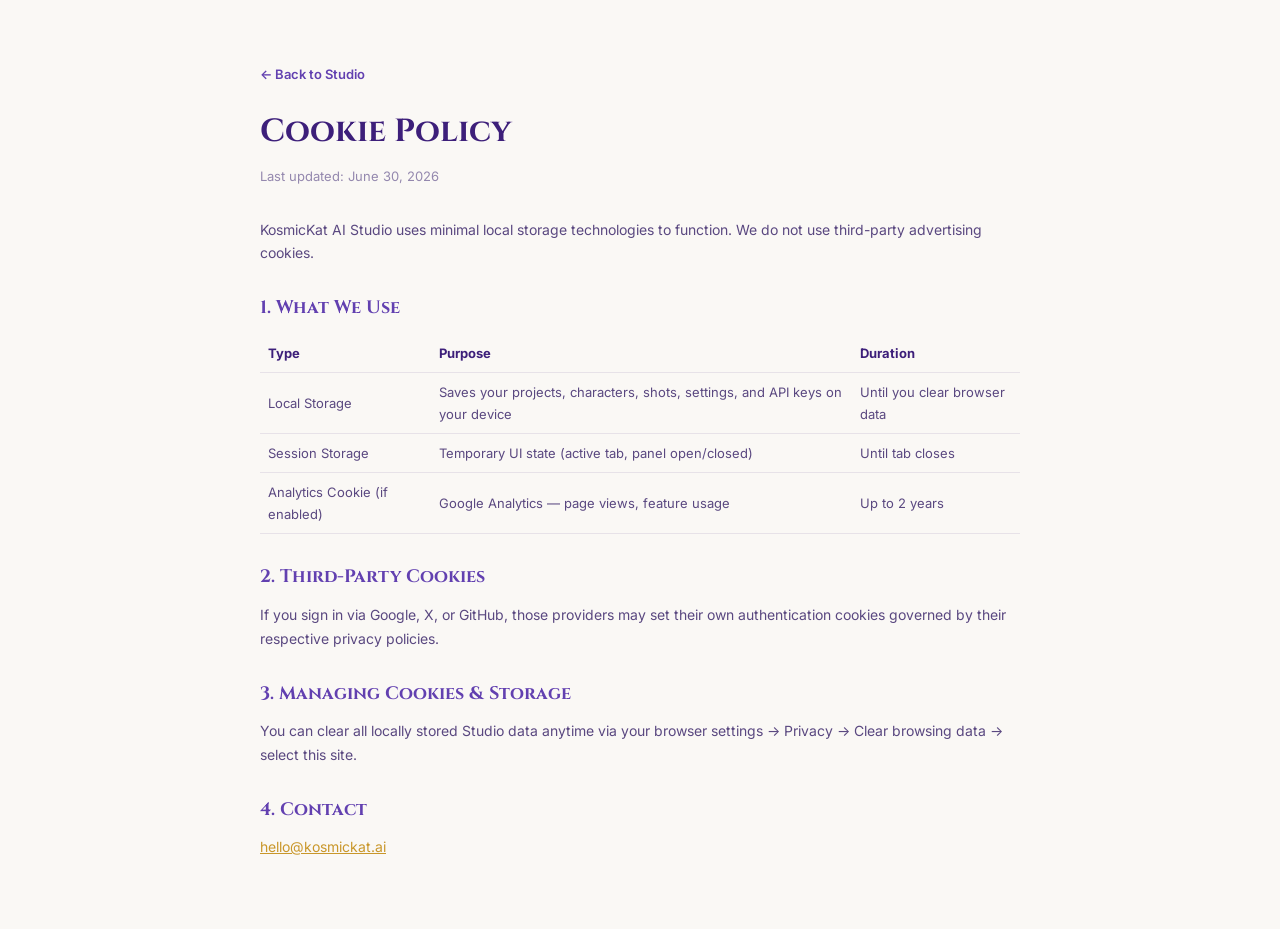
<file: cookies.html>
<!DOCTYPE html>
<html lang="en">
<head>
<meta charset="UTF-8"/>
<meta name="viewport" content="width=device-width, initial-scale=1.0"/>
<title>Cookie Policy — KosmicKat AI Studio</title>
<link href="https://fonts.googleapis.com/css2?family=Cinzel:wght@700;900&family=Inter:wght@400;500;600;700&display=swap" rel="stylesheet"/>
<style>
*{box-sizing:border-box;margin:0;padding:0}
body{font-family:'Inter',sans-serif;background:#FAF8F5;color:#1E1230;line-height:1.7;padding:60px 20px}
.wrap{max-width:760px;margin:0 auto}
h1{font-family:'Cinzel',serif;color:#3D1F7A;font-size:32px;margin-bottom:6px}
.updated{color:#9488AE;font-size:13px;margin-bottom:30px}
h2{font-family:'Cinzel',serif;color:#6240B0;font-size:18px;margin:28px 0 10px}
p,li{color:#5A4880;font-size:14px;margin-bottom:10px}
ul{padding-left:20px}
a{color:#C9972A}
.back{display:inline-block;margin-bottom:20px;color:#6240B0;text-decoration:none;font-size:13px;font-weight:600}
table{width:100%;border-collapse:collapse;margin-top:10px;font-size:13px}
th,td{text-align:left;padding:8px;border-bottom:1px solid rgba(61,31,122,0.1);color:#5A4880}
th{color:#3D1F7A;font-weight:700}
</style>
</head>
<body>
<div class="wrap">
<a class="back" href="index.html">← Back to Studio</a>
<h1>Cookie Policy</h1>
<div class="updated">Last updated: June 30, 2026</div>

<p>KosmicKat AI Studio uses minimal local storage technologies to function. We do not use third-party advertising cookies.</p>

<h2>1. What We Use</h2>
<table>
<tr><th>Type</th><th>Purpose</th><th>Duration</th></tr>
<tr><td>Local Storage</td><td>Saves your projects, characters, shots, settings, and API keys on your device</td><td>Until you clear browser data</td></tr>
<tr><td>Session Storage</td><td>Temporary UI state (active tab, panel open/closed)</td><td>Until tab closes</td></tr>
<tr><td>Analytics Cookie (if enabled)</td><td>Google Analytics — page views, feature usage</td><td>Up to 2 years</td></tr>
</table>

<h2>2. Third-Party Cookies</h2>
<p>If you sign in via Google, X, or GitHub, those providers may set their own authentication cookies governed by their respective privacy policies.</p>

<h2>3. Managing Cookies & Storage</h2>
<p>You can clear all locally stored Studio data anytime via your browser settings → Privacy → Clear browsing data → select this site.</p>

<h2>4. Contact</h2>
<p><a href="mailto:hello@kosmickat.ai">hello@kosmickat.ai</a></p>
</div>
</body>
</html>
</file>
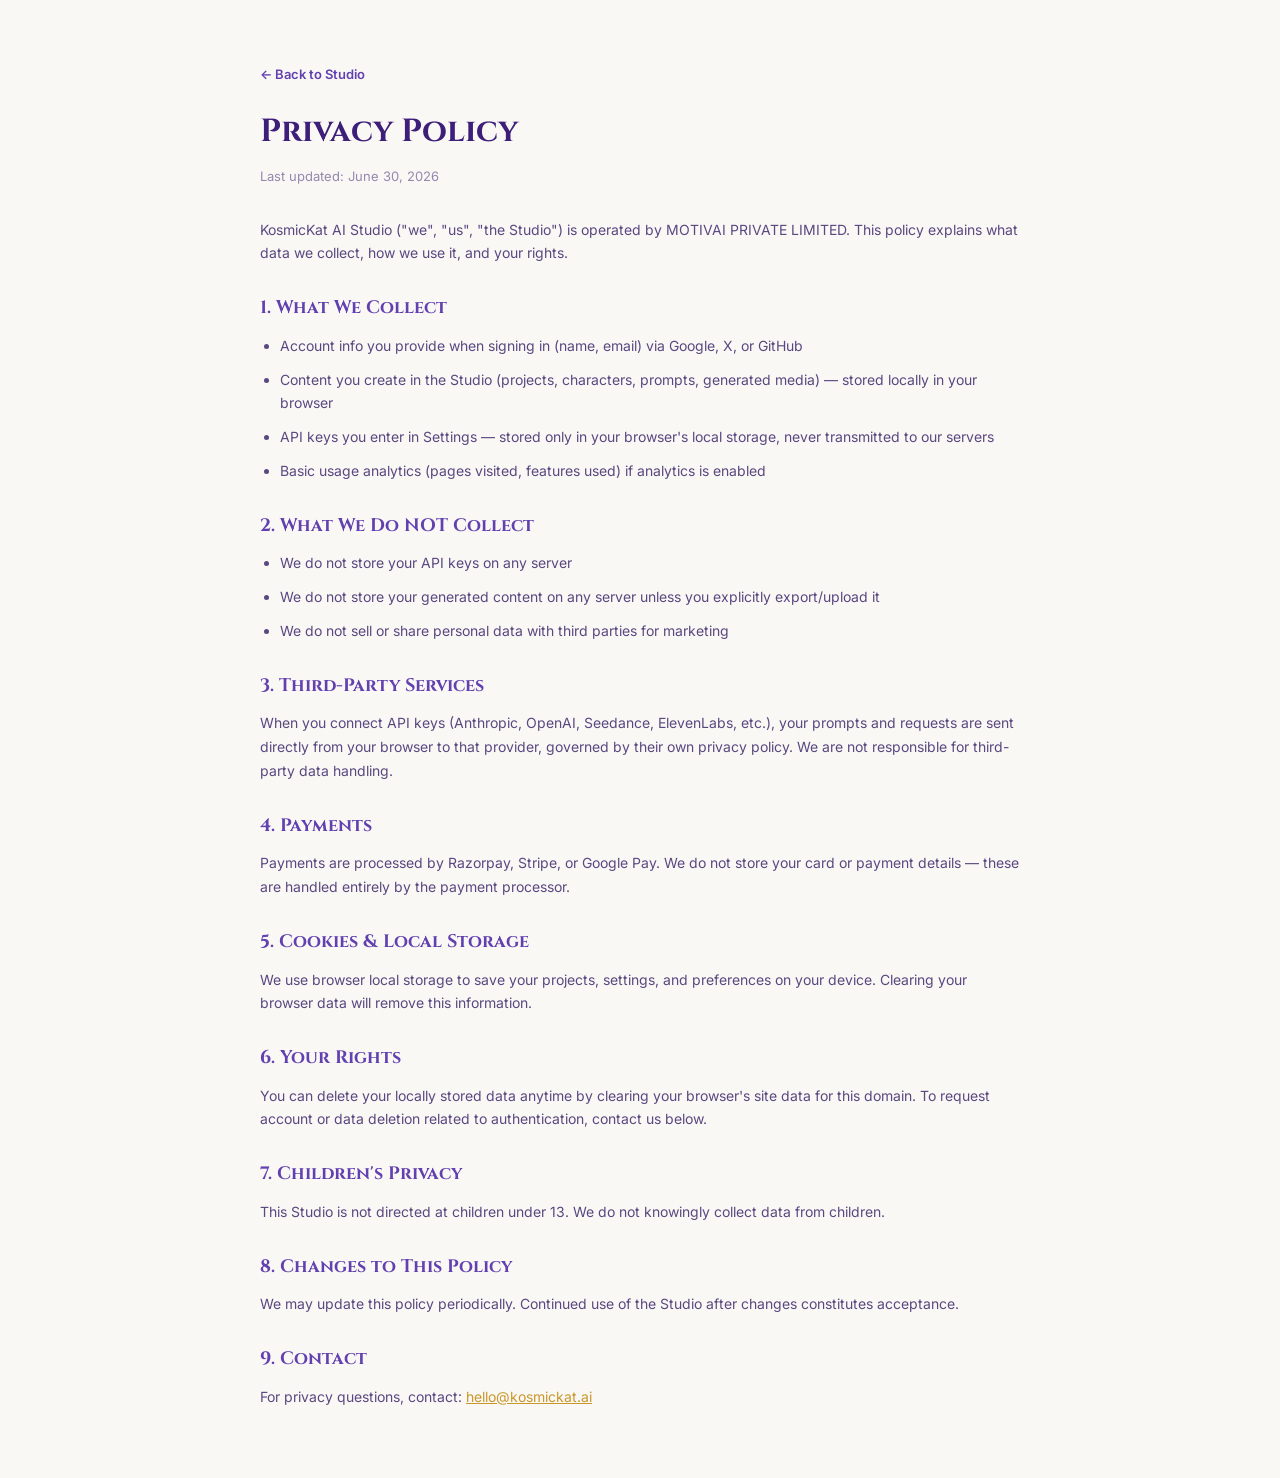
<file: privacy.html>
<!DOCTYPE html>
<html lang="en">
<head>
<meta charset="UTF-8"/>
<meta name="viewport" content="width=device-width, initial-scale=1.0"/>
<title>Privacy Policy — KosmicKat AI Studio</title>
<link href="https://fonts.googleapis.com/css2?family=Cinzel:wght@700;900&family=Inter:wght@400;500;600;700&display=swap" rel="stylesheet"/>
<style>
*{box-sizing:border-box;margin:0;padding:0}
body{font-family:'Inter',sans-serif;background:#FAF8F5;color:#1E1230;line-height:1.7;padding:60px 20px}
.wrap{max-width:760px;margin:0 auto}
h1{font-family:'Cinzel',serif;color:#3D1F7A;font-size:32px;margin-bottom:6px}
.updated{color:#9488AE;font-size:13px;margin-bottom:30px}
h2{font-family:'Cinzel',serif;color:#6240B0;font-size:18px;margin:28px 0 10px}
p,li{color:#5A4880;font-size:14px;margin-bottom:10px}
ul{padding-left:20px}
a{color:#C9972A}
.back{display:inline-block;margin-bottom:20px;color:#6240B0;text-decoration:none;font-size:13px;font-weight:600}
</style>
</head>
<body>
<div class="wrap">
<a class="back" href="index.html">← Back to Studio</a>
<h1>Privacy Policy</h1>
<div class="updated">Last updated: June 30, 2026</div>

<p>KosmicKat AI Studio ("we", "us", "the Studio") is operated by MOTIVAI PRIVATE LIMITED. This policy explains what data we collect, how we use it, and your rights.</p>

<h2>1. What We Collect</h2>
<ul>
<li>Account info you provide when signing in (name, email) via Google, X, or GitHub</li>
<li>Content you create in the Studio (projects, characters, prompts, generated media) — stored locally in your browser</li>
<li>API keys you enter in Settings — stored only in your browser's local storage, never transmitted to our servers</li>
<li>Basic usage analytics (pages visited, features used) if analytics is enabled</li>
</ul>

<h2>2. What We Do NOT Collect</h2>
<ul>
<li>We do not store your API keys on any server</li>
<li>We do not store your generated content on any server unless you explicitly export/upload it</li>
<li>We do not sell or share personal data with third parties for marketing</li>
</ul>

<h2>3. Third-Party Services</h2>
<p>When you connect API keys (Anthropic, OpenAI, Seedance, ElevenLabs, etc.), your prompts and requests are sent directly from your browser to that provider, governed by their own privacy policy. We are not responsible for third-party data handling.</p>

<h2>4. Payments</h2>
<p>Payments are processed by Razorpay, Stripe, or Google Pay. We do not store your card or payment details — these are handled entirely by the payment processor.</p>

<h2>5. Cookies & Local Storage</h2>
<p>We use browser local storage to save your projects, settings, and preferences on your device. Clearing your browser data will remove this information.</p>

<h2>6. Your Rights</h2>
<p>You can delete your locally stored data anytime by clearing your browser's site data for this domain. To request account or data deletion related to authentication, contact us below.</p>

<h2>7. Children's Privacy</h2>
<p>This Studio is not directed at children under 13. We do not knowingly collect data from children.</p>

<h2>8. Changes to This Policy</h2>
<p>We may update this policy periodically. Continued use of the Studio after changes constitutes acceptance.</p>

<h2>9. Contact</h2>
<p>For privacy questions, contact: <a href="mailto:hello@kosmickat.ai">hello@kosmickat.ai</a></p>
</div>
</body>
</html>
</file>
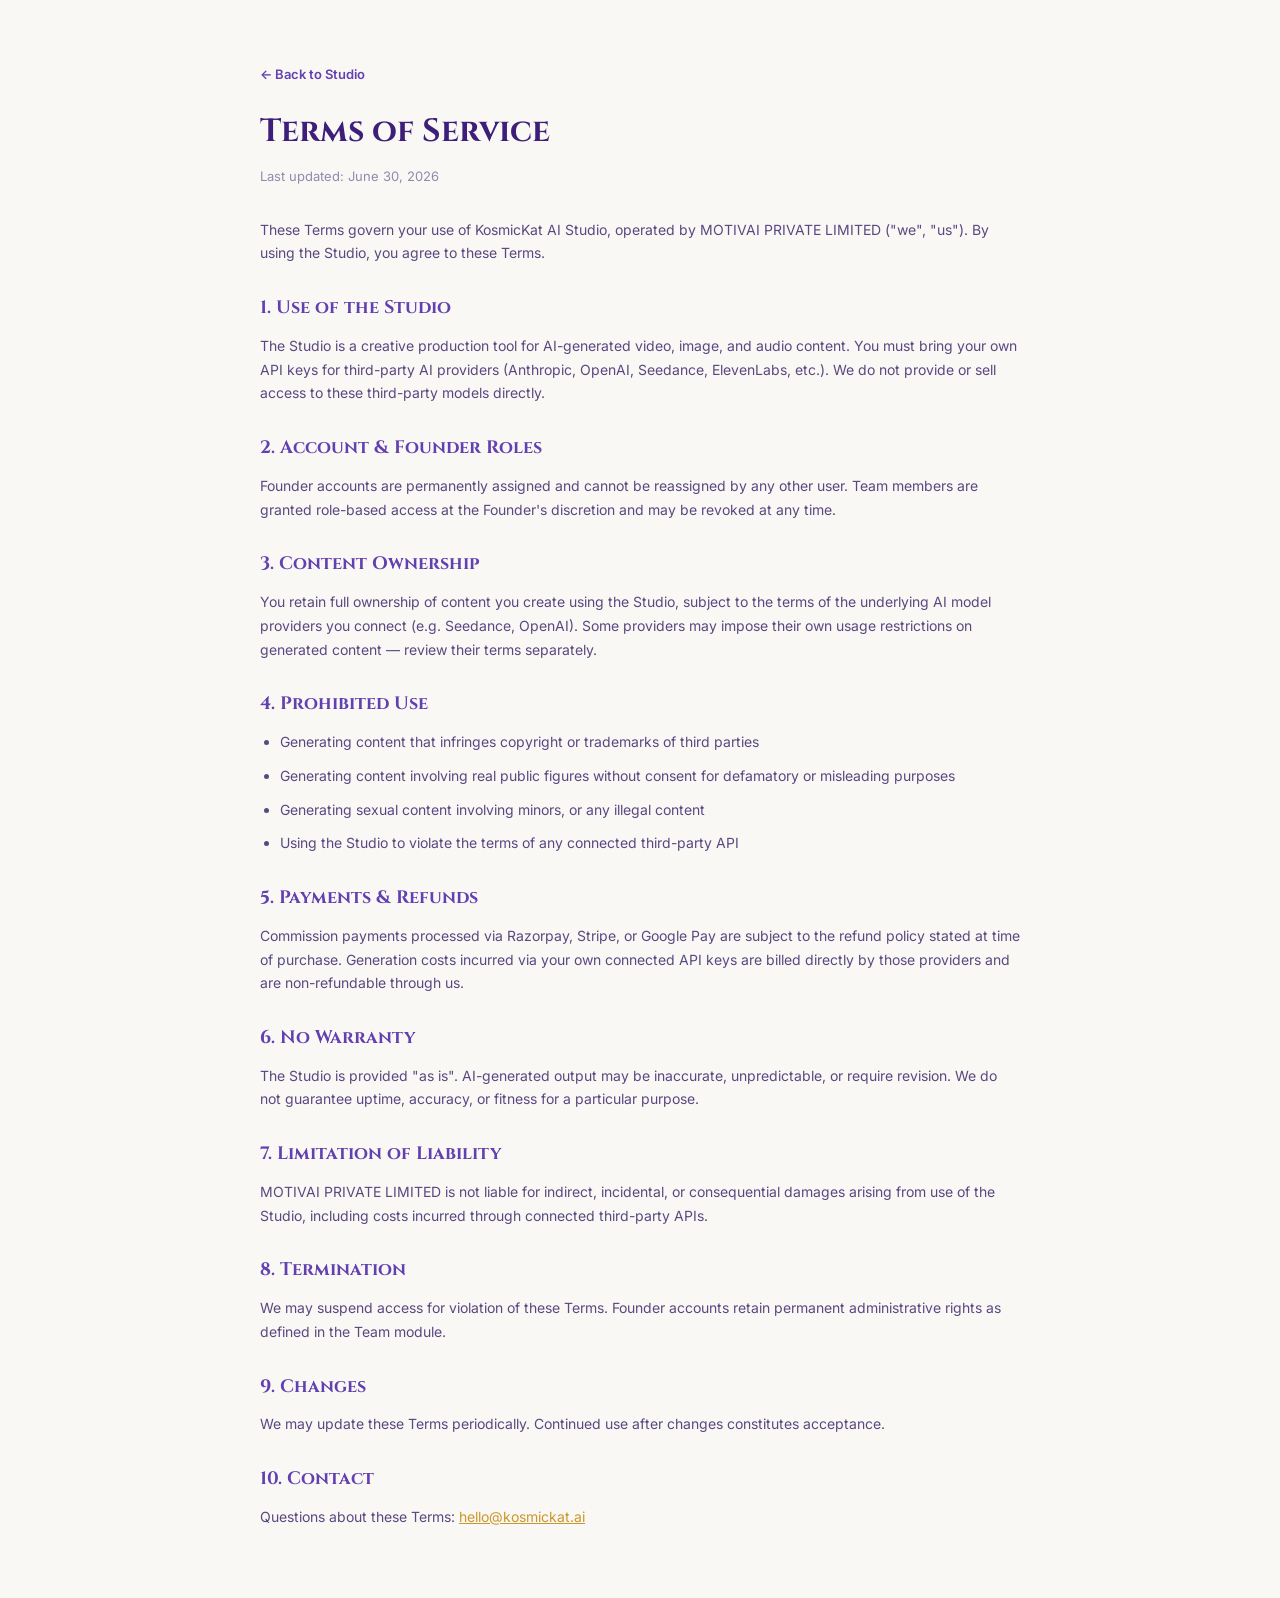
<file: terms.html>
<!DOCTYPE html>
<html lang="en">
<head>
<meta charset="UTF-8"/>
<meta name="viewport" content="width=device-width, initial-scale=1.0"/>
<title>Terms of Service — KosmicKat AI Studio</title>
<link href="https://fonts.googleapis.com/css2?family=Cinzel:wght@700;900&family=Inter:wght@400;500;600;700&display=swap" rel="stylesheet"/>
<style>
*{box-sizing:border-box;margin:0;padding:0}
body{font-family:'Inter',sans-serif;background:#FAF8F5;color:#1E1230;line-height:1.7;padding:60px 20px}
.wrap{max-width:760px;margin:0 auto}
h1{font-family:'Cinzel',serif;color:#3D1F7A;font-size:32px;margin-bottom:6px}
.updated{color:#9488AE;font-size:13px;margin-bottom:30px}
h2{font-family:'Cinzel',serif;color:#6240B0;font-size:18px;margin:28px 0 10px}
p,li{color:#5A4880;font-size:14px;margin-bottom:10px}
ul{padding-left:20px}
a{color:#C9972A}
.back{display:inline-block;margin-bottom:20px;color:#6240B0;text-decoration:none;font-size:13px;font-weight:600}
</style>
</head>
<body>
<div class="wrap">
<a class="back" href="index.html">← Back to Studio</a>
<h1>Terms of Service</h1>
<div class="updated">Last updated: June 30, 2026</div>

<p>These Terms govern your use of KosmicKat AI Studio, operated by MOTIVAI PRIVATE LIMITED ("we", "us"). By using the Studio, you agree to these Terms.</p>

<h2>1. Use of the Studio</h2>
<p>The Studio is a creative production tool for AI-generated video, image, and audio content. You must bring your own API keys for third-party AI providers (Anthropic, OpenAI, Seedance, ElevenLabs, etc.). We do not provide or sell access to these third-party models directly.</p>

<h2>2. Account & Founder Roles</h2>
<p>Founder accounts are permanently assigned and cannot be reassigned by any other user. Team members are granted role-based access at the Founder's discretion and may be revoked at any time.</p>

<h2>3. Content Ownership</h2>
<p>You retain full ownership of content you create using the Studio, subject to the terms of the underlying AI model providers you connect (e.g. Seedance, OpenAI). Some providers may impose their own usage restrictions on generated content — review their terms separately.</p>

<h2>4. Prohibited Use</h2>
<ul>
<li>Generating content that infringes copyright or trademarks of third parties</li>
<li>Generating content involving real public figures without consent for defamatory or misleading purposes</li>
<li>Generating sexual content involving minors, or any illegal content</li>
<li>Using the Studio to violate the terms of any connected third-party API</li>
</ul>

<h2>5. Payments & Refunds</h2>
<p>Commission payments processed via Razorpay, Stripe, or Google Pay are subject to the refund policy stated at time of purchase. Generation costs incurred via your own connected API keys are billed directly by those providers and are non-refundable through us.</p>

<h2>6. No Warranty</h2>
<p>The Studio is provided "as is". AI-generated output may be inaccurate, unpredictable, or require revision. We do not guarantee uptime, accuracy, or fitness for a particular purpose.</p>

<h2>7. Limitation of Liability</h2>
<p>MOTIVAI PRIVATE LIMITED is not liable for indirect, incidental, or consequential damages arising from use of the Studio, including costs incurred through connected third-party APIs.</p>

<h2>8. Termination</h2>
<p>We may suspend access for violation of these Terms. Founder accounts retain permanent administrative rights as defined in the Team module.</p>

<h2>9. Changes</h2>
<p>We may update these Terms periodically. Continued use after changes constitutes acceptance.</p>

<h2>10. Contact</h2>
<p>Questions about these Terms: <a href="mailto:hello@kosmickat.ai">hello@kosmickat.ai</a></p>
</div>
</body>
</html>
</file>
